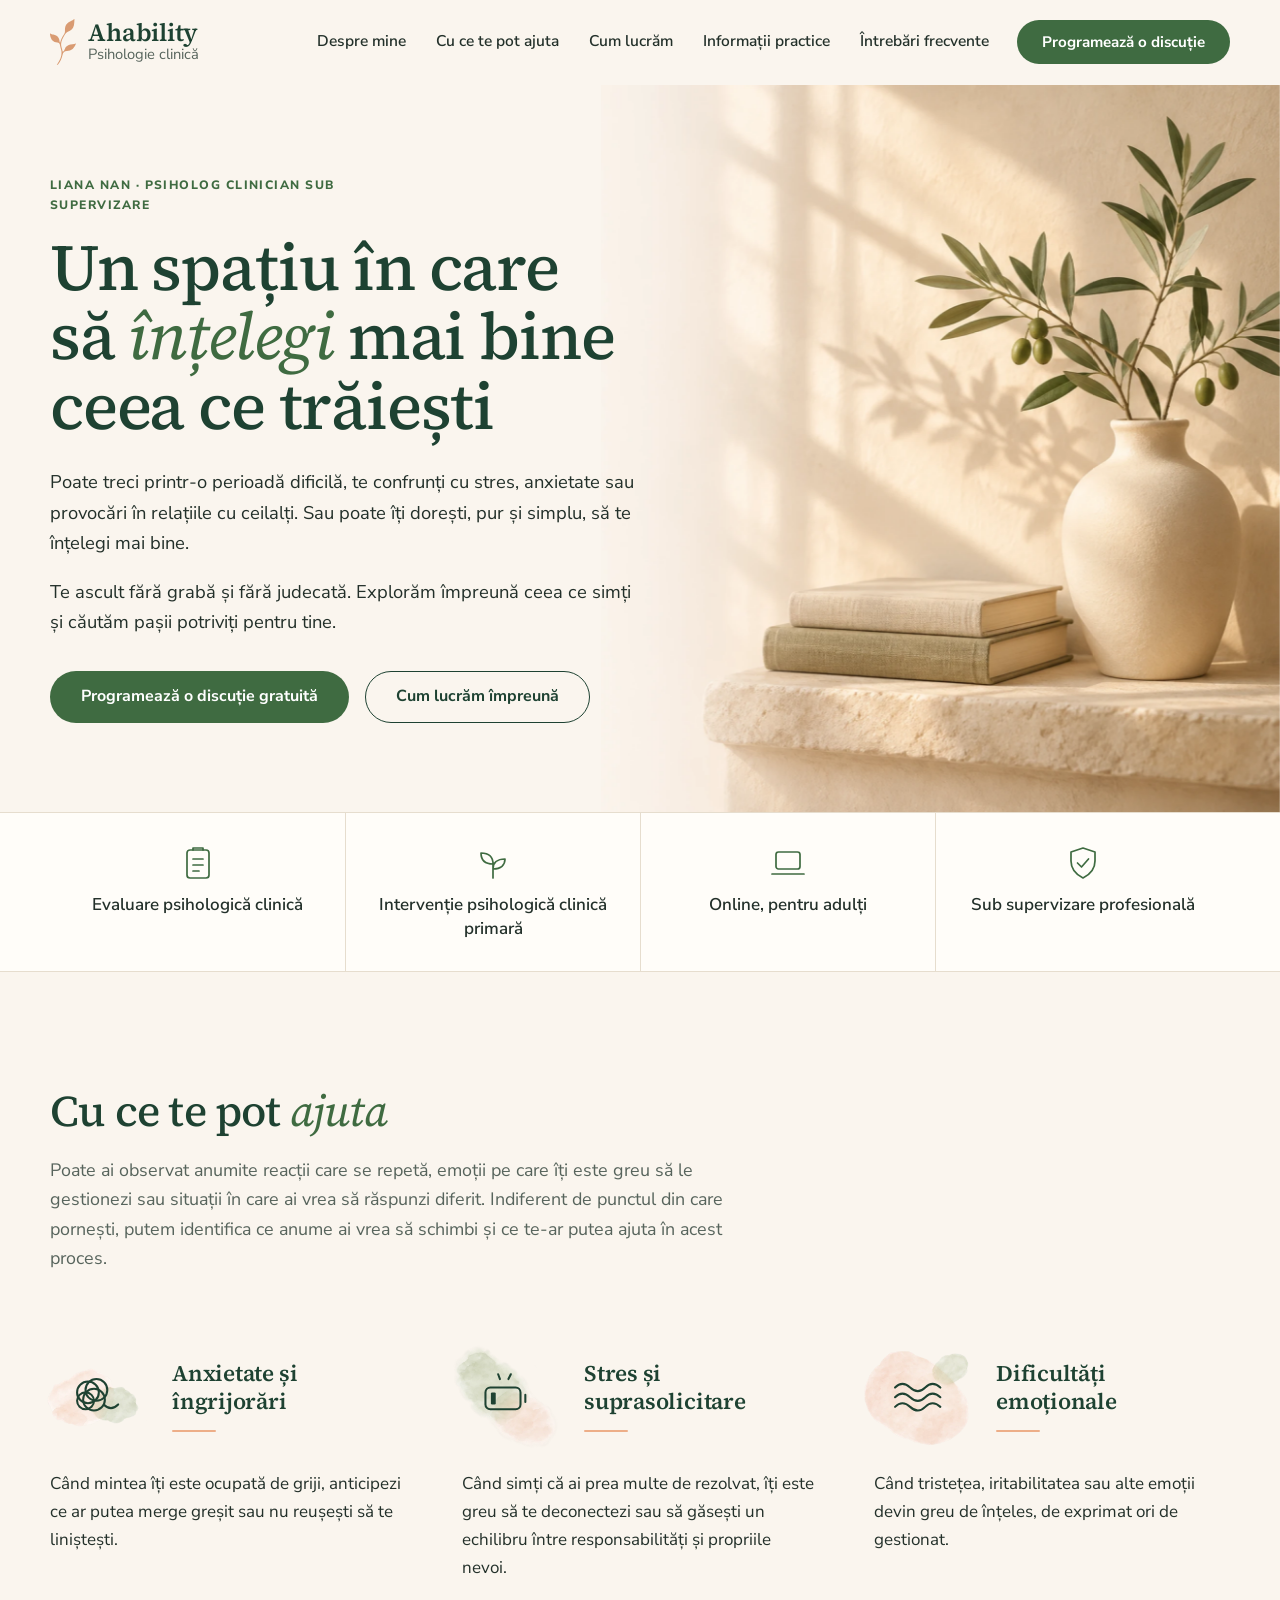
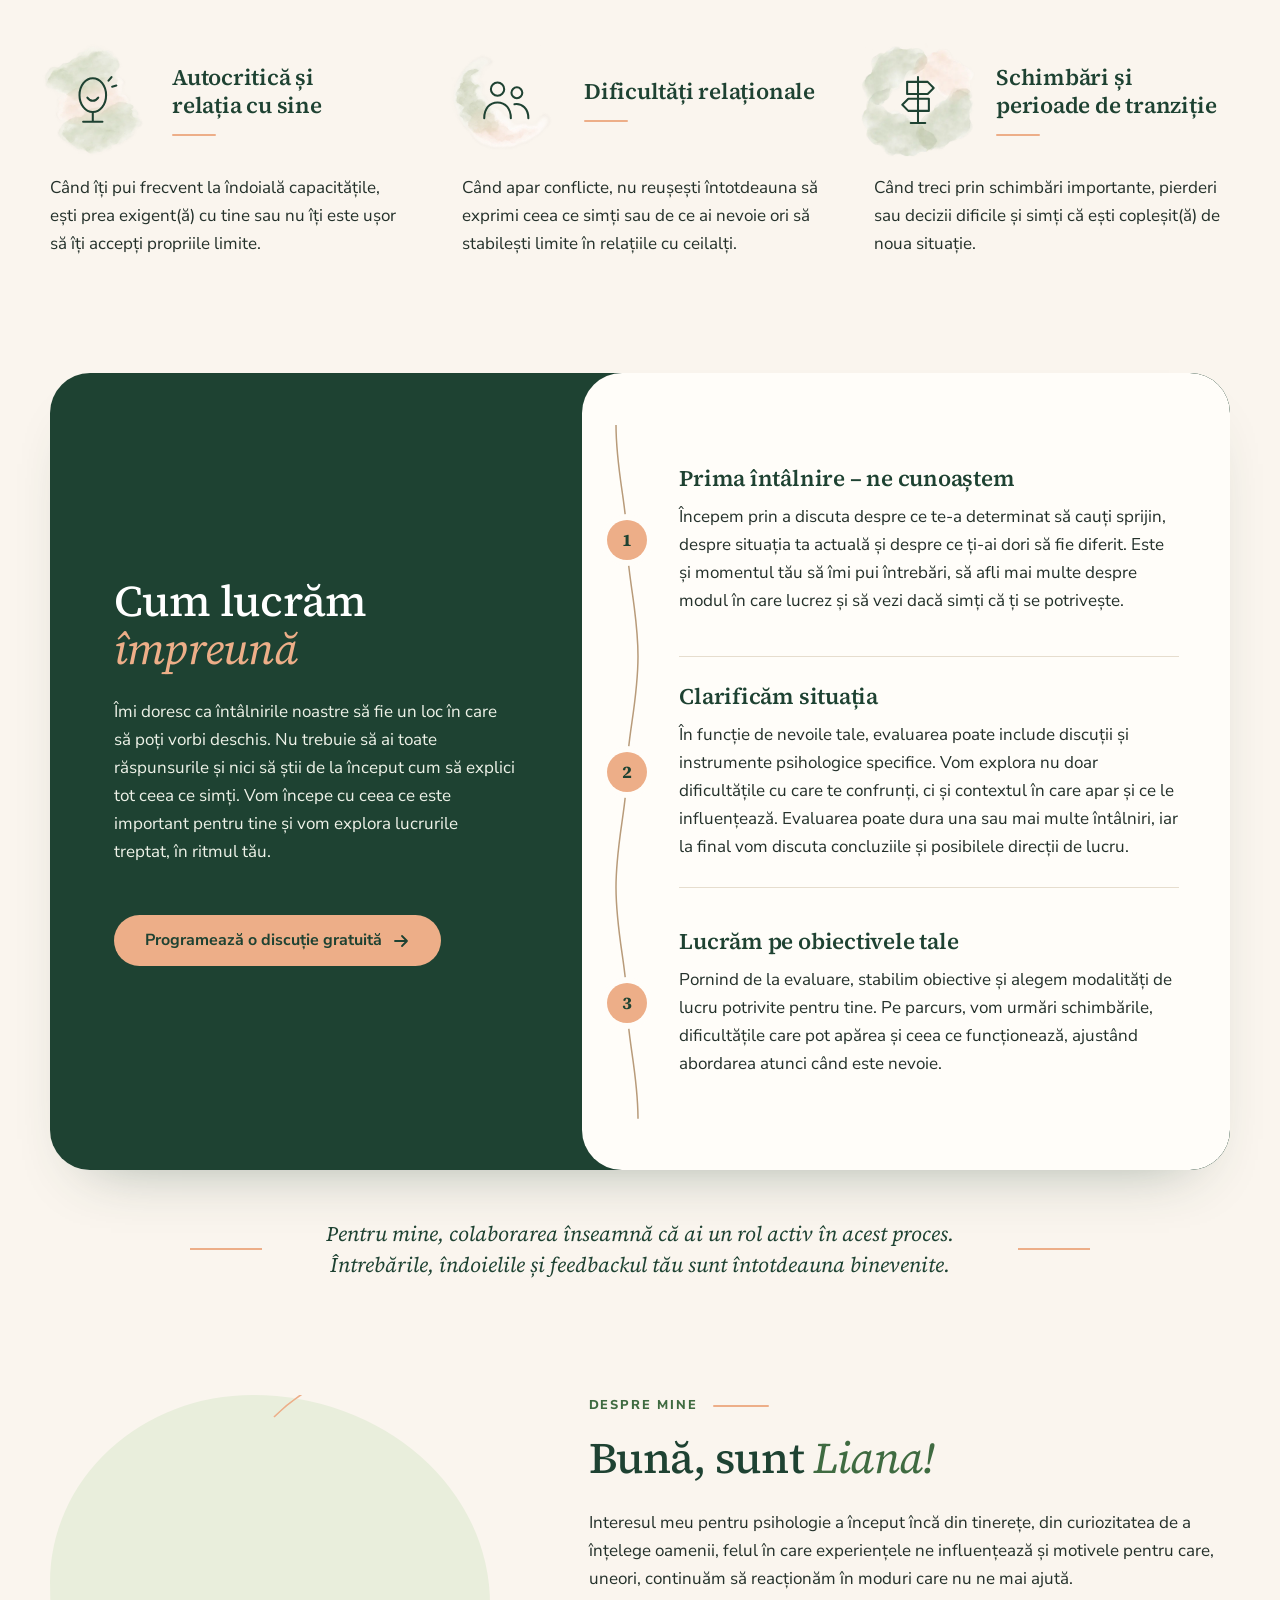
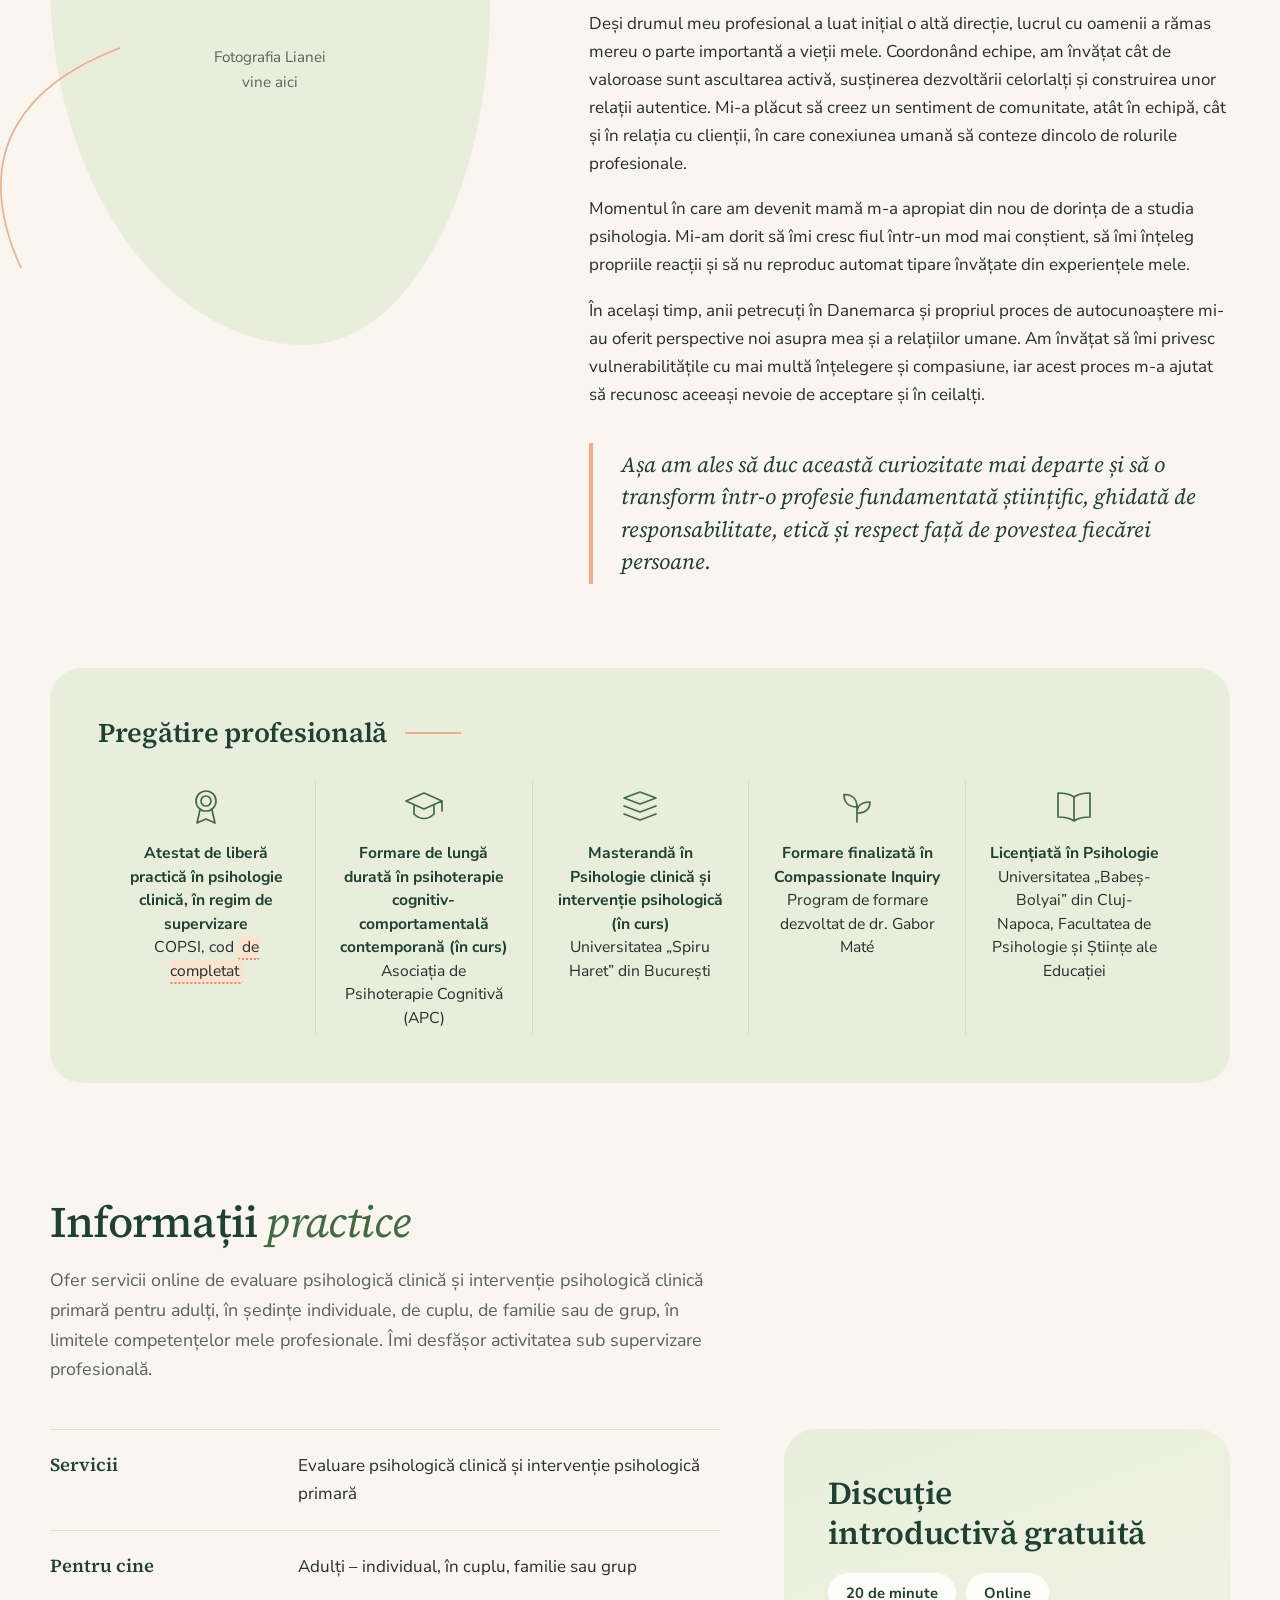
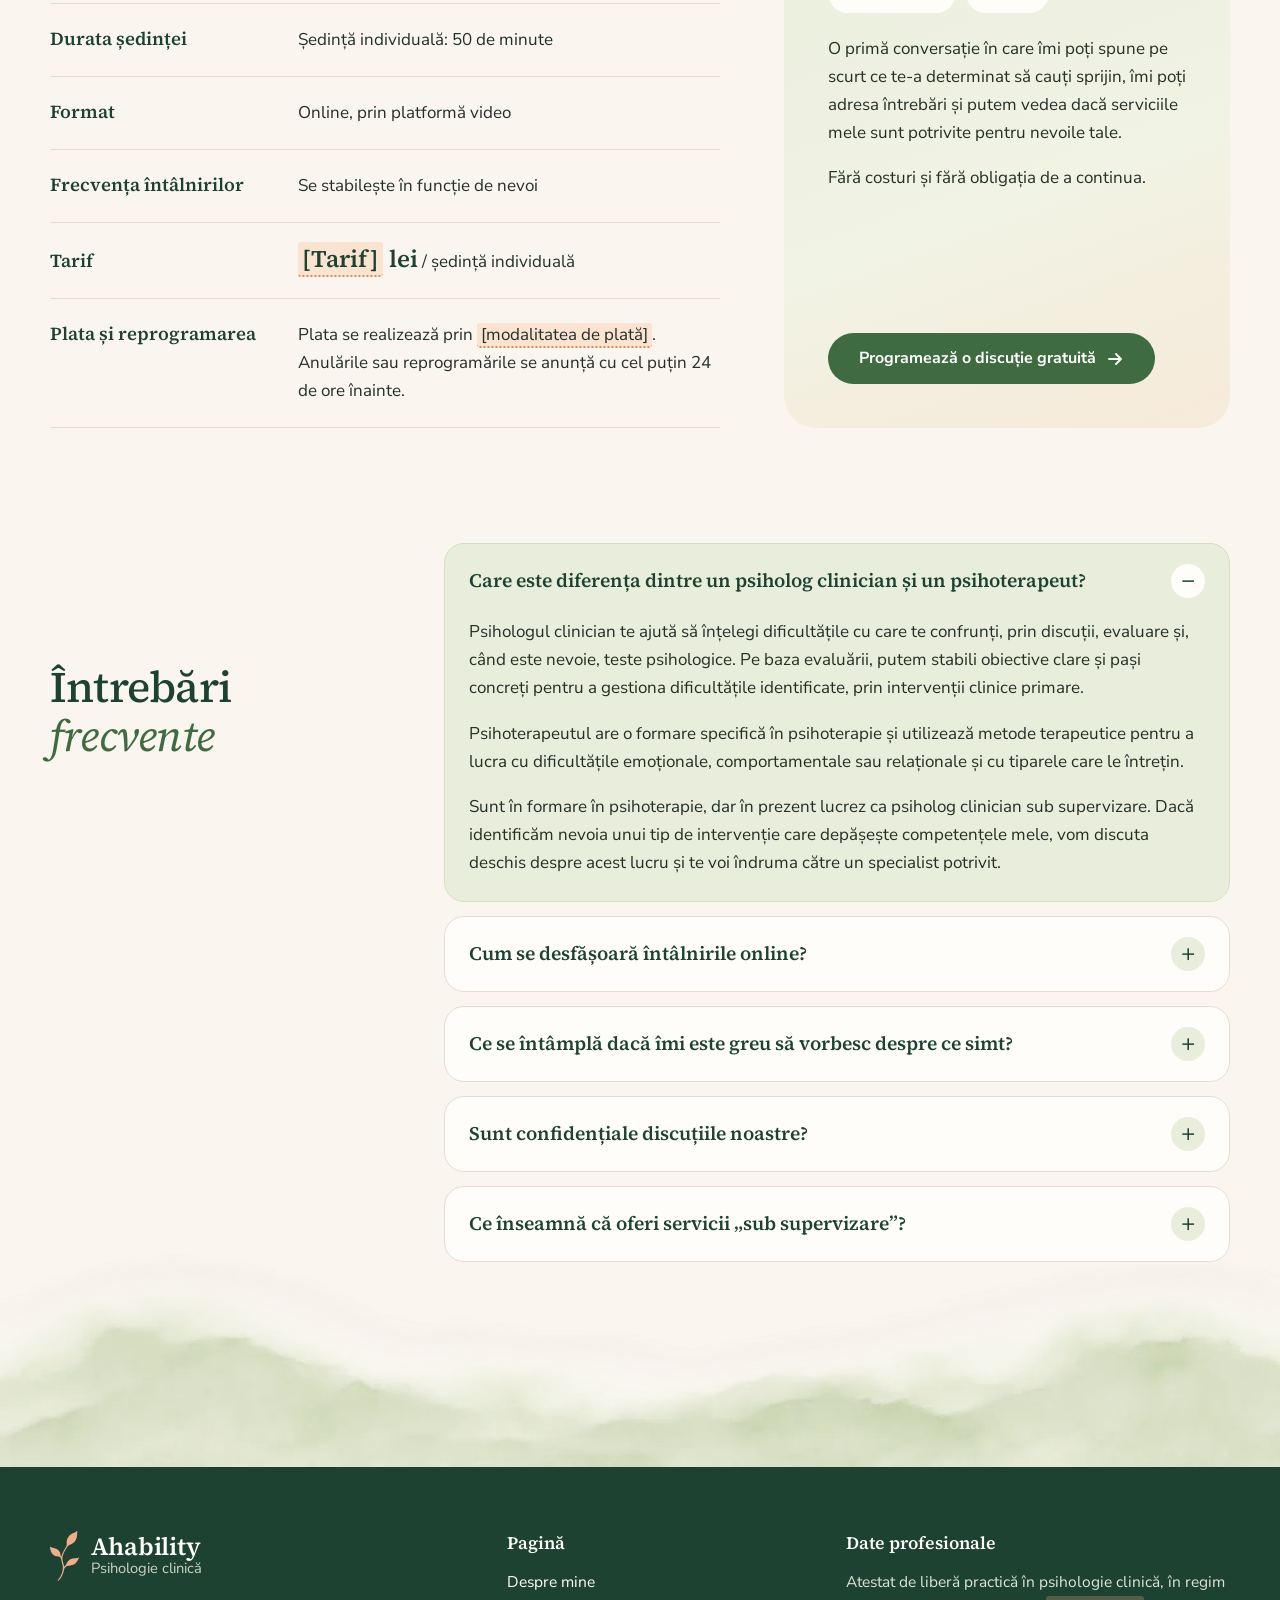
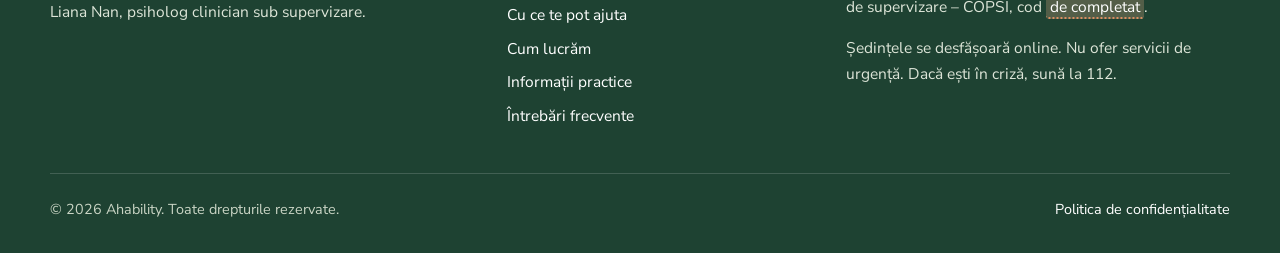
<file: ahability-home/index.html>
<!doctype html>
<html lang="ro">
<head>
<meta charset="UTF-8">
<meta name="viewport" content="width=device-width, initial-scale=1">
<title>Ahability – Psihologie clinică | Liana Nan</title>
<meta name="description" content="Liana Nan, psiholog clinician sub supervizare. Evaluare psihologică clinică și intervenție psihologică clinică primară pentru adulți, online.">
<link rel="preload" href="fonts/source-serif-4-latin-ext-wght-normal.woff2" as="font" type="font/woff2" crossorigin>
<link rel="preload" href="fonts/nunito-sans-latin-ext-wght-normal.woff2" as="font" type="font/woff2" crossorigin>
<link rel="stylesheet" href="style.css">
</head>
<body>
<a class="skip" href="#continut">Sari la conținut</a>

<!-- All copy comes from Liana's Word document (Site_Alex.docx).
     Text wrapped in class="todo" is still waiting on a real value. -->

<!-- ================= HEADER ================= -->
<header class="site-header" id="top">
  <div class="wrap">
    <a class="logo" href="#top" aria-label="Ahability, psihologie clinică">
      <img class="logo-mark" src="img/logo-mark.svg" alt="" width="248" height="431">
      <span><span class="logo-name">Ahability</span><span class="logo-sub">Psihologie clinică</span></span>
    </a>
    <nav class="nav" id="nav" aria-label="Meniu principal">
      <a href="#despre">Despre mine</a>
      <a href="#ajutor">Cu ce te pot ajuta</a>
      <a href="#cum-lucram">Cum lucrăm</a>
      <a href="#informatii">Informații practice</a>
      <a href="#intrebari">Întrebări frecvente</a>
      <a class="btn btn-primary" href="#programare">Programează o discuție gratuită</a>
    </nav>
    <a class="btn btn-primary header-cta" href="#programare">Programează o discuție</a>
    <button class="nav-toggle" type="button" aria-controls="nav" aria-expanded="false" aria-label="Deschide meniul"><span></span></button>
  </div>
</header>

<main id="continut">

<!-- ================= HERO ================= -->
<section class="hero">
  <div class="wrap">
    <div class="hero-text">
      <p class="eyebrow plain">Liana Nan · Psiholog clinician sub supervizare</p>
      <h1>Un spațiu în care să <em>înțelegi</em> mai bine ceea ce trăiești</h1>
      <p>Poate treci printr-o perioadă dificilă, te confrunți cu stres, anxietate sau provocări în relațiile cu ceilalți. Sau poate îți dorești, pur și simplu, să te înțelegi mai bine.</p>
      <p>Te ascult fără grabă și fără judecată. Explorăm împreună ceea ce simți și căutăm pașii potriviți pentru tine.</p>
      <div class="hero-actions">
        <a class="btn btn-primary" href="#programare">Programează o discuție gratuită</a>
        <a class="btn btn-ghost" href="#cum-lucram">Cum lucrăm împreună</a>
      </div>
    </div>
    <div class="hero-art"><img src="img/hero.webp" alt="" width="1600" height="1500" fetchpriority="high"></div>
  </div>

  <div class="facts">
    <div class="wrap">
      <ul>
        <li>
          <svg class="icon" viewBox="0 0 40 40" aria-hidden="true"><rect x="9" y="7" width="22" height="28" rx="3"/><path d="M15 7V5h10v2M15 16h10M15 22h10M15 28h6"/></svg>
          Evaluare psihologică clinică
        </li>
        <li>
          <svg class="icon" viewBox="0 0 40 40" aria-hidden="true"><path d="M20 35V19M20 21c0-7-4-11-12-11 0 7 4 11 12 11ZM20 26c0-6 4-10 12-10 0 6-4 10-12 10Z"/></svg>
          Intervenție psihologică clinică primară
        </li>
        <li>
          <svg class="icon" viewBox="0 0 40 40" aria-hidden="true"><rect x="8" y="9" width="24" height="17" rx="2.500"/><path d="M4 31h32"/></svg>
          Online, pentru adulți
        </li>
        <li>
          <svg class="icon" viewBox="0 0 40 40" aria-hidden="true"><path d="M20 5l12 4v9c0 8-5 13.500-12 17-7-3.500-12-9-12-17V9l12-4Z"/><path d="M14.500 20l4 4 7-8"/></svg>
          Sub supervizare profesională
        </li>
      </ul>
    </div>
  </div>
</section>

<!-- ================= CU CE TE POT AJUTA ================= -->
<section class="section help" id="ajutor">
  <div class="wrap">
    <h2>Cu ce te pot <em>ajuta</em></h2>
    <p class="lead">Poate ai observat anumite reacții care se repetă, emoții pe care îți este greu să le gestionezi sau situații în care ai vrea să răspunzi diferit. Indiferent de punctul din care pornești, putem identifica ce anume ai vrea să schimbi și ce te-ar putea ajuta în acest proces.</p>

    <ul class="cards">
      <li class="card">
        <div class="card-head">
          <span class="blob"><svg class="icon" viewBox="0 0 48 48" aria-hidden="true"><circle cx="19" cy="21" r="9"/><circle cx="26" cy="19" r="9"/><circle cx="24" cy="27" r="9"/><circle cx="17" cy="28" r="7"/><path d="M32 31c4 4 8 4 12 0"/></svg></span>
          <h3>Anxietate și îngrijorări</h3>
        </div>
        <p>Când mintea îți este ocupată de griji, anticipezi ce ar putea merge greșit sau nu reușești să te liniștești.</p>
      </li>
      <li class="card">
        <div class="card-head">
          <span class="blob"><svg class="icon" viewBox="0 0 48 48" aria-hidden="true"><rect x="7" y="17" width="29" height="18" rx="4"/><path d="M40 23v6M19 10l-1.500-4M26 10l2-4"/><rect x="11.500" y="21" width="4" height="10" rx="1" fill="currentColor" stroke="none" style="color:var(--forest)"/></svg></span>
          <h3>Stres și suprasolicitare</h3>
        </div>
        <p>Când simți că ai prea multe de rezolvat, îți este greu să te deconectezi sau să găsești un echilibru între responsabilități și propriile nevoi.</p>
      </li>
      <li class="card">
        <div class="card-head">
          <span class="blob"><svg class="icon" viewBox="0 0 48 48" aria-hidden="true"><path d="M5 17q6-6 12.500 0t12.500 0 12.500 0M5 25q6-6 12.500 0t12.500 0 12.500 0M5 33q6-6 12.500 0t12.500 0 12.500 0"/></svg></span>
          <h3>Dificultăți emoționale</h3>
        </div>
        <p>Când tristețea, iritabilitatea sau alte emoții devin greu de înțeles, de exprimat ori de gestionat.</p>
      </li>
      <li class="card">
        <div class="card-head">
          <span class="blob"><svg class="icon" viewBox="0 0 48 48" aria-hidden="true"><ellipse cx="23" cy="20" rx="11" ry="14"/><path d="M23 34v8M15 42h16M18.500 22c2.500 3.500 6.500 3.500 9 0M36 8l2.500-3M39 13l3.500-1"/></svg></span>
          <h3>Autocritică și relația cu sine</h3>
        </div>
        <p>Când îți pui frecvent la îndoială capacitățile, ești prea exigent(ă) cu tine sau nu îți este ușor să îți accepți propriile limite.</p>
      </li>
      <li class="card">
        <div class="card-head">
          <span class="blob"><svg class="icon" viewBox="0 0 48 48" aria-hidden="true"><circle cx="17" cy="15" r="5.500"/><path d="M6 39c0-8 4.500-13 11-13s11 5 11 13"/><circle cx="33" cy="18" r="4.500"/><path d="M31 27.500c6.500-1 11.500 4 11.500 11.500"/></svg></span>
          <h3>Dificultăți relaționale</h3>
        </div>
        <p>Când apar conflicte, nu reușești întotdeauna să exprimi ceea ce simți sau de ce ai nevoie ori să stabilești limite în relațiile cu ceilalți.</p>
      </li>
      <li class="card">
        <div class="card-head">
          <span class="blob"><svg class="icon" viewBox="0 0 48 48" aria-hidden="true"><path d="M24 5v38M18 43h12M15 9h17l5 5-5 5H15zM33 23H16l-5 5 5 5h17z"/></svg></span>
          <h3>Schimbări și perioade de tranziție</h3>
        </div>
        <p>Când treci prin schimbări importante, pierderi sau decizii dificile și simți că ești copleșit(ă) de noua situație.</p>
      </li>
    </ul>
  </div>
</section>

<!-- ================= CUM LUCRAM IMPREUNA ================= -->
<section class="section" id="cum-lucram" style="padding-top:0">
  <div class="wrap">
    <div class="how-panel">
      <div class="how-intro">
        <h2>Cum lucrăm <em>împreună</em></h2>
        <p>Îmi doresc ca întâlnirile noastre să fie un loc în care să poți vorbi deschis. Nu trebuie să ai toate răspunsurile și nici să știi de la început cum să explici tot ceea ce simți. Vom începe cu ceea ce este important pentru tine și vom explora lucrurile treptat, în ritmul tău.</p>
        <a class="btn btn-peach" href="#programare">Programează o discuție gratuită
          <svg class="arrow" viewBox="0 0 18 18" fill="none" stroke="currentColor" stroke-width="1.800" stroke-linecap="round" stroke-linejoin="round" aria-hidden="true"><path d="M3 9h12M10 4l5 5-5 5"/></svg>
        </a>
      </div>
      <div class="how-steps">
        <ol class="steps">
          <li aria-hidden="true" style="display:contents">
            <svg class="steps-line" viewBox="0 0 40 600" preserveAspectRatio="none"><path d="M9 0C9 40 20 70 20 100S31 160 31 200 20 270 20 300 9 360 9 400 20 470 20 500 31 560 31 600"/></svg>
          </li>
          <li class="step" data-n="1">
            <h3>Prima întâlnire – ne cunoaștem</h3>
            <p>Începem prin a discuta despre ce te-a determinat să cauți sprijin, despre situația ta actuală și despre ce ți-ai dori să fie diferit. Este și momentul tău să îmi pui întrebări, să afli mai multe despre modul în care lucrez și să vezi dacă simți că ți se potrivește.</p>
          </li>
          <li class="step" data-n="2">
            <h3>Clarificăm situația</h3>
            <p>În funcție de nevoile tale, evaluarea poate include discuții și instrumente psihologice specifice. Vom explora nu doar dificultățile cu care te confrunți, ci și contextul în care apar și ce le influențează. Evaluarea poate dura una sau mai multe întâlniri, iar la final vom discuta concluziile și posibilele direcții de lucru.</p>
          </li>
          <li class="step" data-n="3">
            <h3>Lucrăm pe obiectivele tale</h3>
            <p>Pornind de la evaluare, stabilim obiective și alegem modalități de lucru potrivite pentru tine. Pe parcurs, vom urmări schimbările, dificultățile care pot apărea și ceea ce funcționează, ajustând abordarea atunci când este nevoie.</p>
          </li>
        </ol>
      </div>
    </div>
    <p class="how-note">Pentru mine, colaborarea înseamnă că ai un rol activ în acest proces. Întrebările, îndoielile și feedbackul tău sunt întotdeauna binevenite.</p>
  </div>
</section>

<!-- ================= DESPRE MINE ================= -->
<section class="section about" id="despre" style="padding-top:0">
  <div class="wrap">
    <div class="about-grid">
      <div class="portrait">
        <svg class="curve" viewBox="0 0 400 480" aria-hidden="true"><path d="M30 470C-20 360 40 300 120 270M260 60C300 20 350 10 400 0"/></svg>
        <!-- Replace with: <img src="img/liana.jpg" alt="Liana Nan"> -->
        <div class="portrait-frame"><span>Fotografia Lianei<br>vine aici</span></div>
      </div>
      <div>
        <p class="eyebrow">Despre mine</p>
        <h2>Bună, sunt <em>Liana!</em></h2>
        <p>Interesul meu pentru psihologie a început încă din tinerețe, din curiozitatea de a înțelege oamenii, felul în care experiențele ne influențează și motivele pentru care, uneori, continuăm să reacționăm în moduri care nu ne mai ajută.</p>
        <p>Deși drumul meu profesional a luat inițial o altă direcție, lucrul cu oamenii a rămas mereu o parte importantă a vieții mele. Coordonând echipe, am învățat cât de valoroase sunt ascultarea activă, susținerea dezvoltării celorlalți și construirea unor relații autentice. Mi-a plăcut să creez un sentiment de comunitate, atât în echipă, cât și în relația cu clienții, în care conexiunea umană să conteze dincolo de rolurile profesionale.</p>
        <p>Momentul în care am devenit mamă m-a apropiat din nou de dorința de a studia psihologia. Mi-am dorit să îmi cresc fiul într-un mod mai conștient, să îmi înțeleg propriile reacții și să nu reproduc automat tipare învățate din experiențele mele.</p>
        <p>În același timp, anii petrecuți în Danemarca și propriul proces de autocunoaștere mi-au oferit perspective noi asupra mea și a relațiilor umane. Am învățat să îmi privesc vulnerabilitățile cu mai multă înțelegere și compasiune, iar acest proces m-a ajutat să recunosc aceeași nevoie de acceptare și în ceilalți.</p>
        <blockquote class="pullquote">Așa am ales să duc această curiozitate mai departe și să o transform într-o profesie fundamentată științific, ghidată de responsabilitate, etică și respect față de povestea fiecărei persoane.</blockquote>
      </div>
    </div>

    <div class="training">
      <h3>Pregătire profesională</h3>
      <ul>
        <li>
          <svg class="icon" viewBox="0 0 44 44" aria-hidden="true"><circle cx="22" cy="17" r="10"/><circle cx="22" cy="17" r="5"/><path d="M16 26l-3 13 9-4 9 4-3-13"/></svg>
          <strong>Atestat de liberă practică în psihologie clinică, în regim de supervizare</strong> COPSI, cod <span class="todo">de completat</span>
        </li>
        <li>
          <svg class="icon" viewBox="0 0 44 44" aria-hidden="true"><path d="M4 17l18-8 18 8-18 8-18-8ZM12 21v9c3 3 6.500 4.500 10 4.500S29 33 32 30v-9M40 17v10"/></svg>
          <strong>Formare de lungă durată în psihoterapie cognitiv-comportamentală contemporană (în curs)</strong> Asociația de Psihoterapie Cognitivă (APC)
        </li>
        <li>
          <svg class="icon" viewBox="0 0 44 44" aria-hidden="true"><path d="M6 14l16-6 16 6-16 6-16-6ZM6 22l16 6 16-6M6 30l16 6 16-6"/></svg>
          <strong>Masterandă în Psihologie clinică și intervenție psihologică (în curs)</strong> Universitatea „Spiru Haret” din București
        </li>
        <li>
          <svg class="icon" viewBox="0 0 44 44" aria-hidden="true"><path d="M22 38V21M22 23c0-8-4.500-12.500-13-12.500C9 18.500 13.500 23 22 23ZM22 29c0-7 4.500-11 13-11 0 7-4.500 11-13 11Z"/></svg>
          <strong>Formare finalizată în Compassionate Inquiry</strong> Program de formare dezvoltat de dr. Gabor Maté
        </li>
        <li>
          <svg class="icon" viewBox="0 0 44 44" aria-hidden="true"><path d="M22 13c-4-3-9-4-16-4v24c7 0 12 1 16 4 4-3 9-4 16-4V9c-7 0-12 1-16 4ZM22 13v24"/></svg>
          <strong>Licențiată în Psihologie</strong> Universitatea „Babeș-Bolyai” din Cluj-Napoca, Facultatea de Psihologie și Științe ale Educației
        </li>
      </ul>
    </div>
  </div>
</section>

<!-- ================= INFORMATII PRACTICE ================= -->
<section class="section info" id="informatii" style="padding-top:0">
  <div class="wrap">
    <h2>Informații <em>practice</em></h2>
    <p class="lead">Ofer servicii online de evaluare psihologică clinică și intervenție psihologică clinică primară pentru adulți, în ședințe individuale, de cuplu, de familie sau de grup, în limitele competențelor mele profesionale. Îmi desfășor activitatea sub supervizare profesională.</p>

    <div class="info-grid">
      <dl class="info-list">
        <div class="info-item"><dt>Servicii</dt><dd>Evaluare psihologică clinică și intervenție psihologică primară</dd></div>
        <div class="info-item"><dt>Pentru cine</dt><dd>Adulți – individual, în cuplu, familie sau grup</dd></div>
        <div class="info-item"><dt>Durata ședinței</dt><dd>Ședință individuală: 50 de minute</dd></div>
        <div class="info-item"><dt>Format</dt><dd>Online, prin platformă video</dd></div>
        <div class="info-item"><dt>Frecvența întâlnirilor</dt><dd>Se stabilește în funcție de nevoi</dd></div>
        <div class="info-item"><dt>Tarif</dt><dd><span class="price"><span class="todo">[Tarif]</span> lei</span> / ședință individuală</dd></div>
        <div class="info-item wide"><dt>Plata și reprogramarea</dt><dd>Plata se realizează prin <span class="todo">[modalitatea de plată]</span>. Anulările sau reprogramările se anunță cu cel puțin 24 de ore înainte.</dd></div>
      </dl>

      <aside class="intro-card" id="programare">
        <h3>Discuție introductivă gratuită</h3>
        <ul class="pills"><li>20 de minute</li><li>Online</li></ul>
        <p>O primă conversație în care îmi poți spune pe scurt ce te-a determinat să cauți sprijin, îmi poți adresa întrebări și putem vedea dacă serviciile mele sunt potrivite pentru nevoile tale.</p>
        <p>Fără costuri și fără obligația de a continua.</p>
        <!-- TODO: point this at the booking calendar -->
        <a class="btn btn-primary" href="#" data-todo="calendar-link">Programează o discuție gratuită
          <svg class="arrow" viewBox="0 0 18 18" fill="none" stroke="currentColor" stroke-width="1.800" stroke-linecap="round" stroke-linejoin="round" aria-hidden="true"><path d="M3 9h12M10 4l5 5-5 5"/></svg>
        </a>
      </aside>
    </div>
  </div>
</section>

<!-- ================= INTREBARI FRECVENTE ================= -->
<section class="section clip wash" id="intrebari" style="padding-top:0">
  <div class="wrap">
    <div class="faq-grid">
      <h2>Întrebări <em>frecvente</em></h2>
      <div class="faq-list">
        <details open>
          <summary>Care este diferența dintre un psiholog clinician și un psihoterapeut?</summary>
          <div class="faq-answer">
            <p>Psihologul clinician te ajută să înțelegi dificultățile cu care te confrunți, prin discuții, evaluare și, când este nevoie, teste psihologice. Pe baza evaluării, putem stabili obiective clare și pași concreți pentru a gestiona dificultățile identificate, prin intervenții clinice primare.</p>
            <p>Psihoterapeutul are o formare specifică în psihoterapie și utilizează metode terapeutice pentru a lucra cu dificultățile emoționale, comportamentale sau relaționale și cu tiparele care le întrețin.</p>
            <p>Sunt în formare în psihoterapie, dar în prezent lucrez ca psiholog clinician sub supervizare. Dacă identificăm nevoia unui tip de intervenție care depășește competențele mele, vom discuta deschis despre acest lucru și te voi îndruma către un specialist potrivit.</p>
          </div>
        </details>
        <details>
          <summary>Cum se desfășoară întâlnirile online?</summary>
          <div class="faq-answer">
            <p>Ședințele au loc prin intermediul unei platforme video securizate. Ai nevoie doar de o conexiune stabilă la internet și de un spațiu liniștit și privat, în care să poți vorbi fără întreruperi. Poți participa de acasă sau din orice alt loc în care ai intimitatea necesară. Linkul de acces îți va fi trimis înainte de întâlnire.</p>
          </div>
        </details>
        <details>
          <summary>Ce se întâmplă dacă îmi este greu să vorbesc despre ce simt?</summary>
          <div class="faq-answer">
            <p>Este firesc să simți emoție sau ezitare, mai ales la primele întâlniri. Nu trebuie să știi exact ce să spui sau să găsești cuvintele „potrivite”. Pornim de la ceea ce îți este mai ușor să împărtășești, iar eu te voi ghida prin întrebări.</p>
          </div>
        </details>
        <details>
          <summary>Sunt confidențiale discuțiile noastre?</summary>
          <div class="faq-answer">
            <p>Da. Confidențialitatea este un principiu fundamental al activității psihologice. Informațiile pe care le împărtășești sunt protejate conform Codului deontologic al profesiei de psiholog și legislației aplicabile, cu respectarea excepțiilor prevăzute de lege. Îți voi explica aceste limite încă de la începutul colaborării.</p>
          </div>
        </details>
        <details>
          <summary>Ce înseamnă că oferi servicii „sub supervizare”?</summary>
          <div class="faq-answer">
            <p>Înseamnă că îmi desfășor activitatea sub îndrumarea unui psiholog clinician cu experiență, acreditat ca supervizor. Supervizarea este o etapă obligatorie a formării profesionale, care îmi permite să discut și să analizez activitatea clinică, să primesc îndrumare și să îmi dezvolt competențele.</p>
            <p>Pentru tine, asta înseamnă că munca noastră poate beneficia și de perspectiva unui specialist cu experiență. În supervizare nu apar numele tău și nici detalii care te-ar putea identifica.</p>
          </div>
        </details>
      </div>
    </div>
  </div>
</section>

</main>

<!-- ================= FOOTER ================= -->
<footer class="site-footer">
  <div class="wrap">
    <div class="footer-grid">
      <div>
        <a class="logo" href="#top" aria-label="Ahability, psihologie clinică">
          <img class="logo-mark" src="img/logo-mark-light.svg" alt="" width="248" height="431">
          <span><span class="logo-name">Ahability</span><span class="logo-sub">Psihologie clinică</span></span>
        </a>
        <p>Liana Nan, psiholog clinician sub supervizare.</p>
      </div>
      <div>
        <p class="footer-title">Pagină</p>
        <ul>
          <li><a href="#despre">Despre mine</a></li>
          <li><a href="#ajutor">Cu ce te pot ajuta</a></li>
          <li><a href="#cum-lucram">Cum lucrăm</a></li>
          <li><a href="#informatii">Informații practice</a></li>
          <li><a href="#intrebari">Întrebări frecvente</a></li>
        </ul>
      </div>
      <div>
        <p class="footer-title">Date profesionale</p>
        <p>Atestat de liberă practică în psihologie clinică, în regim de supervizare – COPSI, cod <span class="todo">de completat</span>.</p>
        <p>Ședințele se desfășoară online. Nu ofer servicii de urgență. Dacă ești în criză, sună la 112.</p>
      </div>
    </div>
    <div class="footer-bottom">
      <span>© 2026 Ahability. Toate drepturile rezervate.</span>
      <span><a href="#" data-todo="privacy">Politica de confidențialitate</a></span>
    </div>
  </div>
</footer>

<script>
  // mobile menu + header border on scroll
  (function(){
    var nav = document.getElementById('nav'), btn = document.querySelector('.nav-toggle'), head = document.querySelector('.site-header');
    btn.addEventListener('click', function(){
      var open = nav.classList.toggle('open');
      btn.setAttribute('aria-expanded', open);
    });
    nav.addEventListener('click', function(e){
      if (e.target.closest('a')) { nav.classList.remove('open'); btn.setAttribute('aria-expanded', false); }
    });
    addEventListener('scroll', function(){ head.classList.toggle('scrolled', scrollY > 8); }, { passive:true });
  })();
</script>
</body>
</html>
</file>
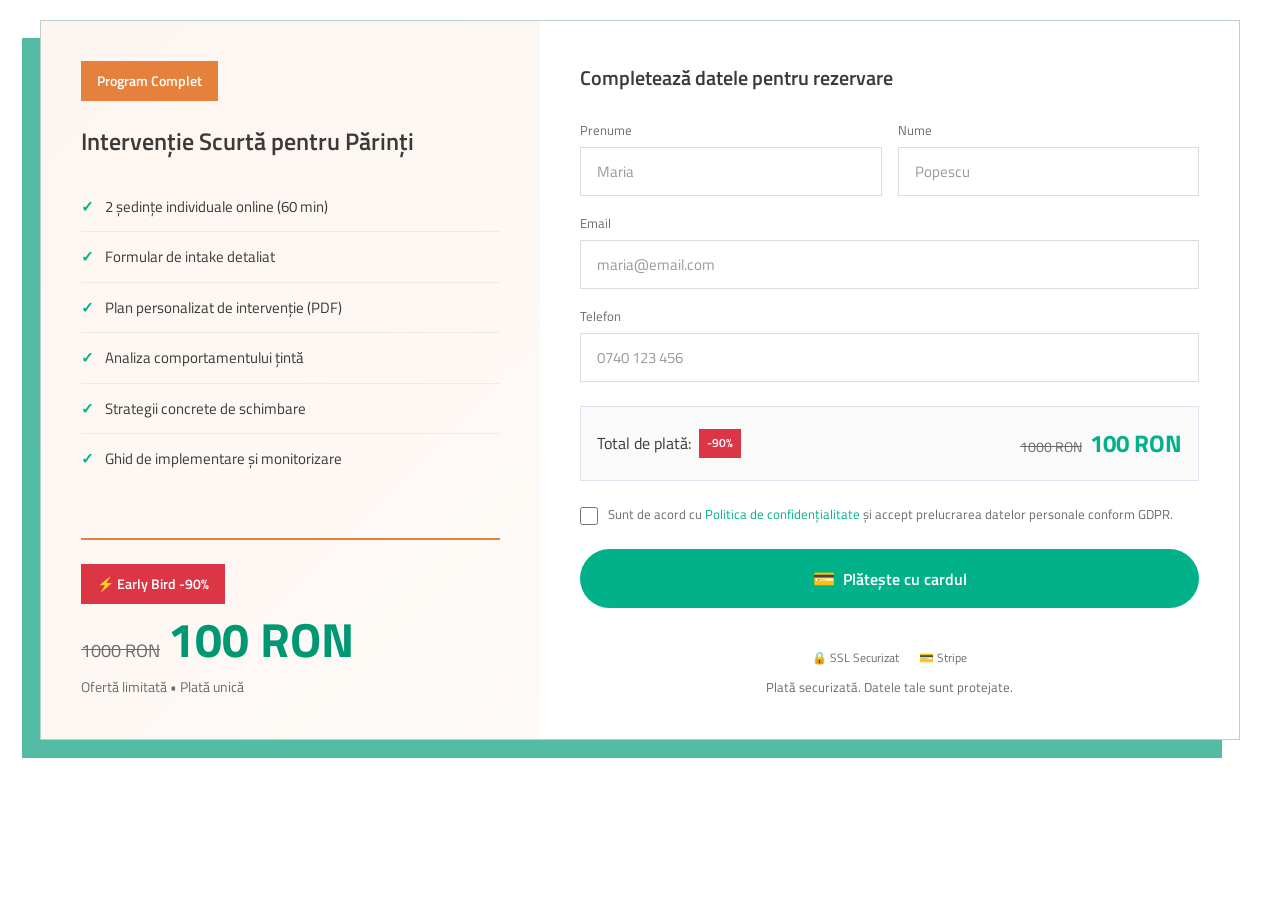
<file: checkout-standalone.html>
<!DOCTYPE html>
<html lang="ro">
<head>
  <meta charset="UTF-8">
  <meta name="viewport" content="width=device-width, initial-scale=1.0">
  <title>Checkout - Aha Moments cu Liana</title>

  <!-- Google Fonts -->
  <link href="https://fonts.googleapis.com/css2?family=Titillium+Web:wght@300;400;600;700&family=Dancing+Script:wght@400;500;600;700&display=swap" rel="stylesheet">

  <!-- Checkout Styles -->
  <link rel="stylesheet" href="checkout-standalone.css">
</head>
<body>

  <!-- Checkout Card -->
  <div class="checkout-card">
    <div class="checkout-grid">
      <!-- Product Summary -->
      <div class="checkout-product">
        <div class="product-badge">
          <span class="badge badge-orange">Program Complet</span>
        </div>
        <h3 class="product-title">Intervenție Scurtă pentru Părinți</h3>
        <ul class="product-features">
          <li><span class="check-icon">✓</span> 2 ședințe individuale online (60 min)</li>
          <li><span class="check-icon">✓</span> Formular de intake detaliat</li>
          <li><span class="check-icon">✓</span> Plan personalizat de intervenție (PDF)</li>
          <li><span class="check-icon">✓</span> Analiza comportamentului țintă</li>
          <li><span class="check-icon">✓</span> Strategii concrete de schimbare</li>
          <li><span class="check-icon">✓</span> Ghid de implementare și monitorizare</li>
        </ul>
        <div class="product-price">
          <div class="early-bird-badge">
            <span class="badge badge-red">⚡ Early Bird -90%</span>
          </div>
          <div class="price-amount">
            <span class="original-price">1000 RON</span>
            <span class="amount">100 RON</span>
          </div>
          <p class="price-note">Ofertă limitată • Plată unică</p>
        </div>
      </div>

      <!-- Checkout Form -->
      <div class="checkout-form-wrapper">
        <h5 class="form-title">Completează datele pentru rezervare</h5>
        <form class="checkout-form">
          <div class="form-row">
            <div class="form-group">
              <label class="form-label">Prenume</label>
              <input type="text" class="form-control" placeholder="Maria" required>
            </div>
            <div class="form-group">
              <label class="form-label">Nume</label>
              <input type="text" class="form-control" placeholder="Popescu" required>
            </div>
          </div>
          <div class="form-group">
            <label class="form-label">Email</label>
            <input type="email" class="form-control" placeholder="maria@email.com" required>
          </div>
          <div class="form-group">
            <label class="form-label">Telefon</label>
            <input type="tel" class="form-control" placeholder="0740 123 456" required>
          </div>

          <div class="checkout-total">
            <div class="total-row">
              <div class="total-left">
                <span class="total-label">Total de plată:</span>
                <span class="badge badge-red badge-small">-90%</span>
              </div>
              <div class="total-right">
                <span class="total-old-price">1000 RON</span>
                <span class="total-price">100 RON</span>
              </div>
            </div>
          </div>

          <div class="form-check">
            <input class="form-check-input" type="checkbox" id="gdprConsent" required>
            <label class="form-check-label" for="gdprConsent">
              Sunt de acord cu <a href="#" class="link">Politica de confidențialitate</a> și accept prelucrarea datelor personale conform GDPR.
            </label>
          </div>

          <button type="submit" class="btn btn-primary">
            <span class="btn-icon">💳</span> Plătește cu cardul
          </button>

          <div class="checkout-security">
            <div class="security-badges">
              <span class="security-badge">🔒 SSL Securizat</span>
              <span class="security-badge">💳 Stripe</span>
            </div>
            <p class="security-note">Plată securizată. Datele tale sunt protejate.</p>
          </div>
        </form>
      </div>
    </div>
  </div>

</body>
</html>
</file>
<file: ahability-home/style.css>
/* Ahability homepage
   One palette, two typefaces, no framework.
   Fonts are self-hosted in /fonts so no visitor data goes to Google. */

/* ---------- fonts ---------- */
@font-face{ font-family:"Source Serif 4"; font-style:normal; font-weight:200 900; font-display:swap;
  src:url(fonts/source-serif-4-latin-wght-normal.woff2) format("woff2");
  unicode-range:U+0000-00FF,U+0131,U+0152-0153,U+02BB-02BC,U+02C6,U+02DA,U+02DC,U+0304,U+0308,U+0329,U+2000-206F,U+20AC,U+2122,U+2191,U+2193,U+2212,U+2215,U+FEFF,U+FFFD; }
@font-face{ font-family:"Source Serif 4"; font-style:normal; font-weight:200 900; font-display:swap;
  src:url(fonts/source-serif-4-latin-ext-wght-normal.woff2) format("woff2");
  unicode-range:U+0100-02BA,U+02BD-02C5,U+02C7-02CC,U+02CE-02D7,U+02DD-02FF,U+1D00-1DBF,U+1E00-1E9F,U+1EF2-1EFF,U+2020,U+20A0-20AB,U+20AD-20C0,U+2113,U+2C60-2C7F,U+A720-A7FF; }
@font-face{ font-family:"Source Serif 4"; font-style:italic; font-weight:200 900; font-display:swap;
  src:url(fonts/source-serif-4-latin-wght-italic.woff2) format("woff2");
  unicode-range:U+0000-00FF,U+0131,U+0152-0153,U+02BB-02BC,U+02C6,U+02DA,U+02DC,U+0304,U+0308,U+0329,U+2000-206F,U+20AC,U+2122,U+2191,U+2193,U+2212,U+2215,U+FEFF,U+FFFD; }
@font-face{ font-family:"Source Serif 4"; font-style:italic; font-weight:200 900; font-display:swap;
  src:url(fonts/source-serif-4-latin-ext-wght-italic.woff2) format("woff2");
  unicode-range:U+0100-02BA,U+02BD-02C5,U+02C7-02CC,U+02CE-02D7,U+02DD-02FF,U+1D00-1DBF,U+1E00-1E9F,U+1EF2-1EFF,U+2020,U+20A0-20AB,U+20AD-20C0,U+2113,U+2C60-2C7F,U+A720-A7FF; }
@font-face{ font-family:"Nunito Sans"; font-style:normal; font-weight:200 1000; font-display:swap;
  src:url(fonts/nunito-sans-latin-wght-normal.woff2) format("woff2");
  unicode-range:U+0000-00FF,U+0131,U+0152-0153,U+02BB-02BC,U+02C6,U+02DA,U+02DC,U+0304,U+0308,U+0329,U+2000-206F,U+20AC,U+2122,U+2191,U+2193,U+2212,U+2215,U+FEFF,U+FFFD; }
@font-face{ font-family:"Nunito Sans"; font-style:normal; font-weight:200 1000; font-display:swap;
  src:url(fonts/nunito-sans-latin-ext-wght-normal.woff2) format("woff2");
  unicode-range:U+0100-02BA,U+02BD-02C5,U+02C7-02CC,U+02CE-02D7,U+02DD-02FF,U+1D00-1DBF,U+1E00-1E9F,U+1EF2-1EFF,U+2020,U+20A0-20AB,U+20AD-20C0,U+2113,U+2C60-2C7F,U+A720-A7FF; }
@font-face{ font-family:"Nunito Sans"; font-style:italic; font-weight:200 1000; font-display:swap;
  src:url(fonts/nunito-sans-latin-wght-italic.woff2) format("woff2");
  unicode-range:U+0000-00FF,U+0131,U+0152-0153,U+02BB-02BC,U+02C6,U+02DA,U+02DC,U+0304,U+0308,U+0329,U+2000-206F,U+20AC,U+2122,U+2191,U+2193,U+2212,U+2215,U+FEFF,U+FFFD; }
@font-face{ font-family:"Nunito Sans"; font-style:italic; font-weight:200 1000; font-display:swap;
  src:url(fonts/nunito-sans-latin-ext-wght-italic.woff2) format("woff2");
  unicode-range:U+0100-02BA,U+02BD-02C5,U+02C7-02CC,U+02CE-02D7,U+02DD-02FF,U+1D00-1DBF,U+1E00-1E9F,U+1EF2-1EFF,U+2020,U+20A0-20AB,U+20AD-20C0,U+2113,U+2C60-2C7F,U+A720-A7FF; }

/* ---------- palette ---------- */
:root{
  --cream:#FAF5EE;        /* page background */
  --paper:#FFFDF9;        /* cards */
  --forest:#1E4232;       /* headings, dark panel, footer */
  --green:#3F6B41;        /* buttons, italic accents, icons */
  --green-dark:#33583A;
  --sage:#E9EEDC;         /* soft green panels */
  --sage-deep:#D5DFC2;
  --peach:#EDAE88;        /* accent lines, dots, button on dark */
  --peach-soft:#FBE3D2;   /* pastel splashes */
  --ink:#23302A;          /* body text */
  --muted:#57645C;
  --line:#E6DDCE;

  --serif:"Source Serif 4", Georgia, "Times New Roman", serif;
  --sans:"Nunito Sans", system-ui, -apple-system, "Segoe UI", sans-serif;

  --wrap:1180px;
  --radius:26px;
}

/* ---------- base ---------- */
*,*::before,*::after{ box-sizing:border-box; }
html{ scroll-behavior:smooth; scroll-padding-top:96px; -webkit-text-size-adjust:100%; }
body{ margin:0; background:var(--cream); color:var(--ink); font-family:var(--sans);
  font-size:17px; line-height:1.65; -webkit-font-smoothing:antialiased; overflow-x:hidden; }
img,svg{ max-width:100%; display:block; }
p{ margin:0 0 1em; }
p:last-child{ margin-bottom:0; }
a{ color:var(--green); }
h1,h2,h3{ font-family:var(--serif); color:var(--forest); font-weight:500; line-height:1.12;
  letter-spacing:-0.018em; margin:0; text-wrap:balance; }
h1{ font-size:clamp(2.5rem, 5.2vw, 4.1rem); line-height:1.06; }
h2{ font-size:clamp(1.9rem, 3.4vw, 2.75rem); }
h3{ font-size:1.4rem; line-height:1.25; font-weight:600; letter-spacing:-0.01em; }
h1 em,h2 em{ font-weight:400; color:var(--green); }
:focus-visible{ outline:3px solid var(--peach); outline-offset:3px; border-radius:6px; }

.wrap{ width:min(var(--wrap), 100% - 40px); margin-inline:auto; }
.section{ padding:clamp(64px, 9vw, 120px) 0; position:relative; }
.lead{ font-size:1.12rem; color:var(--muted); max-width:62ch; }
.skip{ position:absolute; left:-999px; top:8px; background:var(--forest); color:#fff; padding:10px 16px; border-radius:8px; z-index:100; }
.skip:focus{ left:8px; }

.eyebrow{ display:flex; align-items:center; gap:16px; margin:0 0 18px; font-size:.8rem; font-weight:800;
  letter-spacing:.14em; text-transform:uppercase; color:var(--green); }
.eyebrow::after{ content:""; width:56px; height:2px; background:var(--peach); border-radius:2px; }
.eyebrow.plain::after{ display:none; }
.hero .eyebrow{ font-size:.76rem; letter-spacing:.12em; }

.btn{ display:inline-flex; align-items:center; justify-content:center; gap:10px; padding:15px 30px;
  border-radius:999px; border:1.5px solid transparent; font:700 1rem/1.2 var(--sans); text-decoration:none;
  cursor:pointer; transition:background .2s, color .2s, transform .2s, border-color .2s; }
.btn:hover{ transform:translateY(-2px); }
.btn-primary{ background:var(--green); color:#fff; }
.btn-primary:hover{ background:var(--green-dark); }
.btn-ghost{ border-color:var(--forest); color:var(--forest); background:transparent; }
.btn-ghost:hover{ background:var(--forest); color:#fff; }
.btn-peach{ background:var(--peach); color:var(--forest); }
.btn-peach:hover{ background:#F3BD9B; }
.btn .arrow{ width:18px; height:18px; }

/* placeholder text still waiting on Liana. Remove the class once filled in. */
.todo{ background:var(--peach-soft); border-bottom:2px dotted #D98F62; padding:0 4px; border-radius:3px; }

/* ---------- header ---------- */
.site-header{ position:sticky; top:0; z-index:50; background:rgba(250,245,238,.9);
  backdrop-filter:blur(10px); -webkit-backdrop-filter:blur(10px); border-bottom:1px solid transparent; transition:border-color .2s; }
.site-header.scrolled{ border-color:var(--line); }
.site-header .wrap{ display:flex; align-items:center; gap:28px; min-height:84px; }
.logo{ display:flex; align-items:center; gap:12px; text-decoration:none; color:var(--forest); margin-right:auto; }
.logo svg{ width:38px; height:44px; flex:none; }
.logo-name{ display:block; font:600 1.55rem/1.05 var(--serif); letter-spacing:-0.01em; }
.logo-sub{ display:block; font-size:.92rem; color:var(--muted); line-height:1.3; }
.nav{ display:flex; align-items:center; gap:30px; }
.nav a{ color:var(--ink); text-decoration:none; font-weight:600; font-size:.97rem; padding:6px 0; border-bottom:2px solid transparent; }
.nav a:hover{ border-color:var(--peach); }
.header-cta{ padding:12px 24px; font-size:.95rem; }
.nav-toggle{ display:none; width:46px; height:46px; border:1.5px solid var(--line); background:var(--paper);
  border-radius:12px; cursor:pointer; align-items:center; justify-content:center; }
.nav-toggle span, .nav-toggle span::before, .nav-toggle span::after{ display:block; width:20px; height:2px; background:var(--forest); border-radius:2px; position:relative; content:""; }
.nav-toggle span::before{ position:absolute; top:-6px; }
.nav-toggle span::after{ position:absolute; top:6px; }

/* ---------- hero ---------- */
.hero{ position:relative; }
.hero > .wrap{ display:grid; grid-template-columns:minmax(0,1.05fr) minmax(0,.95fr); gap:24px; align-items:stretch; }
.hero-text{ padding-block:clamp(48px, 7vw, 104px); align-self:center; position:relative; z-index:1; }
.hero h1{ margin-bottom:26px; }
.hero-text p{ font-size:1.15rem; max-width:54ch; }
.hero-actions{ display:flex; flex-wrap:wrap; gap:16px; margin-top:34px; }
.hero-art{ overflow:hidden; position:relative; min-height:560px;
  margin-left:-80px; margin-right:calc((100vw - min(var(--wrap), 100vw - 40px)) / -2); }
.hero-art img{ position:absolute; inset:0; width:100%; height:100%; object-fit:cover; object-position:right center; }

.facts{ position:relative; z-index:1; border-top:1px solid var(--line); border-bottom:1px solid var(--line); background:var(--paper); }
.facts ul{ list-style:none; margin:0; padding:0; display:grid; grid-template-columns:repeat(4,1fr); }
.facts li{ display:flex; flex-direction:column; align-items:center; text-align:center; gap:10px; padding:30px 20px;
  font-weight:600; line-height:1.4; }
.facts li + li{ border-left:1px solid var(--line); }
.facts svg{ width:40px; height:40px; }

/* line icons */
.icon{ fill:none; stroke:var(--green); stroke-width:1.7; stroke-linecap:round; stroke-linejoin:round; }

/* ---------- help ---------- */
.help{ overflow:hidden; }
.help h2{ margin-bottom:20px; }
.cards{ list-style:none; margin:64px 0 0; padding:0; display:grid; grid-template-columns:repeat(3,1fr); gap:60px 56px; }
.card{ padding:0; }
.card-head{ display:flex; align-items:center; gap:20px; margin-bottom:16px; margin-left:-14px; }
.card h3::after{ content:""; display:block; width:44px; height:2px; background:var(--peach); border-radius:2px; margin-top:14px; }
.card p{ color:var(--ink); }
/* pastel splash behind each icon: two soft blobs, pure CSS */
.blob{ position:relative; flex:none; width:84px; height:76px; display:grid; place-items:center; }
.blob::before, .blob::after{ content:""; position:absolute; z-index:0; }
.blob::before{ width:58px; height:58px; right:2px; top:0; background:var(--peach-soft); border-radius:58% 42% 55% 45% / 48% 56% 44% 52%; }
.blob::after{ width:50px; height:46px; left:0; bottom:2px; background:var(--sage-deep); opacity:.75; border-radius:45% 55% 40% 60% / 55% 45% 55% 45%; }
.blob svg{ position:relative; z-index:1; width:56px; height:56px; stroke:var(--forest); }

/* thin decorative curves */
.curve{ position:absolute; pointer-events:none; z-index:0; fill:none; stroke:var(--peach); stroke-width:1.5; }
.section > .wrap{ position:relative; z-index:1; }
.curve-tr{ top:-40px; right:-60px; width:380px; }
.curve-bl{ bottom:-60px; left:-80px; width:420px; }

/* ---------- how we work ---------- */
.how-panel{ display:grid; grid-template-columns:minmax(0,.82fr) minmax(0,1fr); background:var(--forest);
  border-radius:40px; overflow:hidden; box-shadow:0 30px 60px -40px rgba(30,66,50,.45); }
.how-intro{ padding:clamp(36px, 5vw, 68px); color:#EEF2E8; display:flex; flex-direction:column; justify-content:center; }
.how-intro .eyebrow{ color:#fff; }
.how-intro h2{ color:#fff; margin-bottom:24px; }
.how-intro h2 em{ color:var(--peach); }
.how-intro .btn{ align-self:flex-start; margin-top:32px; }
.how-steps{ background:var(--paper); border-radius:40px; padding:clamp(28px, 4vw, 56px) clamp(24px, 4vw, 56px) clamp(28px, 4vw, 56px) clamp(16px, 2vw, 32px);
  position:relative; }
.steps{ list-style:none; margin:0; padding:0 0 0 72px; display:grid; grid-auto-rows:1fr; position:relative; height:100%; }
.steps-line{ position:absolute; left:0; top:0; width:40px; height:100%; overflow:visible; }
.steps-line path{ fill:none; stroke:#B89B7A; stroke-width:1.5; vector-effect:non-scaling-stroke; }
.step{ position:relative; display:flex; flex-direction:column; justify-content:center; padding:26px 0; }
.step + .step{ border-top:1px solid var(--line); }
/* numbered dot sits on the curve: the curve crosses x=20 at 1/6, 3/6 and 5/6 of its height */
.step::before{ content:attr(data-n); position:absolute; left:-72px; top:50%; width:40px; height:40px; margin-top:-20px;
  border-radius:50%; background:var(--peach); color:var(--forest); font:700 1.1rem/40px var(--serif); text-align:center;
  box-shadow:0 0 0 6px var(--paper); }
.step h3{ margin-bottom:10px; }
.how-note{ display:flex; align-items:center; justify-content:center; gap:28px; margin:48px auto 0; max-width:900px; text-align:center;
  font:italic 400 1.3rem/1.5 var(--serif); color:var(--forest); }
.how-note::before, .how-note::after{ content:""; flex:none; width:72px; height:1.5px; background:var(--peach); }

/* ---------- about ---------- */
.about{ overflow:hidden; }
.about-grid{ display:grid; grid-template-columns:minmax(0,.72fr) minmax(0,1fr); gap:clamp(32px, 6vw, 84px); align-items:start; }
.portrait{ position:relative; max-width:440px; }
.portrait-frame{ aspect-ratio:4/5; background:var(--sage); border-radius:46% 54% 42% 58% / 34% 38% 62% 66%;
  display:grid; place-items:center; text-align:center; color:var(--muted); font-size:.95rem; overflow:hidden; }
.portrait-frame img{ width:100%; height:100%; object-fit:cover; }
.portrait .curve{ width:120%; left:-14%; top:-8%; }
.about h2{ margin-bottom:26px; }
.pullquote{ margin:34px 0 0; padding:6px 0 6px 28px; border-left:4px solid var(--peach);
  font:italic 400 1.35rem/1.5 var(--serif); color:var(--forest); }
.training{ margin-top:clamp(48px, 7vw, 84px); background:var(--sage); border-radius:32px; padding:clamp(28px, 4vw, 48px); }
.training h3{ display:flex; align-items:center; gap:18px; font-size:1.7rem; margin-bottom:30px; }
.training h3::after{ content:""; width:56px; height:2px; background:var(--peach); }
.training ul{ list-style:none; margin:0; padding:0; display:grid; grid-template-columns:repeat(5,1fr); }
.training li{ padding:4px 22px; text-align:center; font-size:.98rem; line-height:1.5; }
.training li + li{ border-left:1px solid var(--sage-deep); }
.training li strong{ display:block; font-weight:700; color:var(--forest); }
.training svg{ width:44px; height:44px; margin:0 auto 14px; }

/* ---------- practical info ---------- */
.info-grid{ display:grid; grid-template-columns:minmax(0,1.2fr) minmax(0,.8fr); gap:clamp(28px, 5vw, 72px); margin-top:44px; align-items:stretch; }
.info h2{ margin-bottom:20px; }
.info-list{ margin:0; border-top:1px solid var(--line); align-self:start; }
.info-item{ display:grid; grid-template-columns:minmax(150px, 220px) 1fr; gap:8px 28px; padding:22px 0; border-bottom:1px solid var(--line); align-items:baseline; }
.info-item dt{ font:600 1.15rem/1.3 var(--serif); color:var(--forest); }
.info-item dd{ margin:0; }
.info-item .small{ font-size:.93rem; color:var(--muted); margin-top:8px; display:block; }
.price{ font:600 1.5rem/1.2 var(--serif); color:var(--forest); }
.intro-card{ background:linear-gradient(160deg, var(--sage) 0%, #F1F3E4 60%, var(--peach-soft) 130%); border-radius:32px;
  padding:clamp(30px, 4vw, 44px); display:flex; flex-direction:column; scroll-margin-top:110px; }
.intro-card h3{ font-size:2rem; margin-bottom:20px; }
.pills{ display:flex; flex-wrap:wrap; gap:10px; margin:0 0 22px; padding:0; list-style:none; }
.pills li{ background:var(--paper); border-radius:999px; padding:8px 18px; font-weight:700; font-size:.92rem; color:var(--forest); }
.intro-card .btn{ margin-top:auto; align-self:flex-start; }
.intro-card p:last-of-type{ margin-bottom:28px; }

/* ---------- faq ---------- */
.faq-grid{ display:grid; grid-template-columns:minmax(0,.42fr) minmax(0,1fr); gap:clamp(28px, 5vw, 72px); align-items:start; }
.faq-grid h2{ position:sticky; top:120px; }
.faq-list{ display:grid; gap:14px; }
.clip{ overflow:hidden; }
.faq-list details{ background:var(--paper); border:1px solid var(--line); border-radius:20px; overflow:hidden; }
.faq-list details[open]{ background:var(--sage); border-color:var(--sage-deep); }
.faq-list summary{ list-style:none; cursor:pointer; display:flex; align-items:center; justify-content:space-between; gap:20px;
  padding:20px 24px; font:600 1.2rem/1.35 var(--serif); color:var(--forest); }
.faq-list summary::-webkit-details-marker{ display:none; }
.faq-list summary::after{ content:"+"; flex:none; width:34px; height:34px; border-radius:50%; background:var(--sage);
  color:var(--forest); font:400 1.5rem/32px var(--sans); text-align:center; }
.faq-list details[open] summary::after{ content:"\2212"; background:var(--paper); }
.faq-answer{ padding:0 24px 24px; }

/* ---------- footer ---------- */
.site-footer{ background:var(--forest); color:#DDE5D8; padding:64px 0 32px; font-size:.97rem; }
.site-footer a{ color:#fff; text-decoration:none; }
.site-footer a:hover{ text-decoration:underline; }
.footer-grid{ display:grid; grid-template-columns:1.4fr 1fr 1.3fr; gap:44px; }
.site-footer .logo{ color:#fff; margin-bottom:18px; }
.site-footer .logo-sub{ color:#C9D4C4; }
.footer-title{ font:600 1.1rem var(--serif); color:#fff; margin:0 0 14px; }
.site-footer ul{ list-style:none; margin:0; padding:0; display:grid; gap:8px; }
.footer-bottom{ margin-top:44px; padding-top:24px; border-top:1px solid rgba(255,255,255,.16); display:flex; flex-wrap:wrap;
  gap:8px 28px; justify-content:space-between; font-size:.9rem; color:#C9D4C4; }
.site-footer .todo{ background:rgba(237,174,136,.25); color:#fff; }

/* ---------- responsive ---------- */
@media (max-width:1080px){
  .nav{ gap:20px; } .nav a{ font-size:.92rem; }
  .cards{ grid-template-columns:repeat(2,1fr); }
  .training ul{ grid-template-columns:repeat(3,1fr); row-gap:30px; }
  .training li:nth-child(4){ border-left:0; }
}
@media (max-width:940px){
  .nav-toggle{ display:inline-flex; }
  .header-cta{ display:none; }
  .nav{ position:absolute; left:0; right:0; top:100%; background:var(--cream); border-bottom:1px solid var(--line);
    flex-direction:column; align-items:stretch; gap:0; padding:8px 20px 20px; display:none; }
  .nav.open{ display:flex; }
  .nav a{ padding:14px 4px; font-size:1.05rem; border-bottom:1px solid var(--line); }
  .nav .btn{ margin-top:16px; border-bottom:0; color:#fff; padding:15px 24px; }
  .hero > .wrap, .how-panel, .about-grid, .info-grid, .faq-grid{ grid-template-columns:1fr; }
  .hero-art{ order:-1; }
  .facts ul{ grid-template-columns:repeat(2,1fr); }
  .facts li:nth-child(3){ border-left:0; }
  .facts li:nth-child(n+3){ border-top:1px solid var(--line); }
  .portrait{ max-width:340px; }
  .curve-tr, .curve-bl{ display:none; }
  .faq-grid h2{ position:static; }
  .how-steps{ border-radius:32px; }
}
@media (min-width:941px){ .nav .btn{ display:none; } }
@media (max-width:640px){
  body{ font-size:16.5px; }
  .cards{ grid-template-columns:1fr; gap:44px; }
  .info-item{ grid-template-columns:1fr; }
  .training ul{ grid-template-columns:1fr; row-gap:0; }
  .training li{ display:grid; grid-template-columns:44px 1fr; gap:16px; text-align:left; align-items:center; padding:16px 0; }
  .training li + li{ border-left:0; border-top:1px solid var(--sage-deep); }
  .training svg{ margin:0; }
  .how-note{ font-size:1.12rem; } .how-note::before, .how-note::after{ display:none; }
  .steps{ padding-left:60px; } .step::before{ left:-60px; }
  .hero-actions .btn, .intro-card .btn, .how-intro .btn{ width:100%; }
  .footer-grid{ grid-template-columns:1fr; gap:32px; }
  .logo-name{ font-size:1.35rem; } .logo-sub{ font-size:.85rem; }
  .how-panel, .how-steps{ border-radius:28px; }
}
@media (prefers-reduced-motion:reduce){
  html{ scroll-behavior:auto; } .btn{ transition:none; } .btn:hover{ transform:none; }
}

/* ---------- generated image assets (see ASSETS.md) ---------- */
.logo .logo-mark{ width:auto; height:46px; flex:none; }
.site-footer .logo .logo-mark{ height:50px; }


/* watercolour splashes replace the CSS blobs */
.blob{ width:116px; height:116px; background:center / contain no-repeat; }
.blob::before, .blob::after, .card:nth-child(n) .blob::before, .card:nth-child(n) .blob::after{ display:none; }
.card:nth-child(1) .blob{ background-image:url(img/splash-1.webp); }
.card:nth-child(2) .blob{ background-image:url(img/splash-2.webp); }
.card:nth-child(3) .blob{ background-image:url(img/splash-3.webp); }
.card:nth-child(4) .blob{ background-image:url(img/splash-4.webp); }
.card:nth-child(5) .blob{ background-image:url(img/splash-5.webp); }
.card:nth-child(6) .blob{ background-image:url(img/splash-6.webp); }
.blob svg{ width:58px; height:58px; }

/* soft green wash leading into the footer */
.wash{ background:url(img/wash-wide.webp) center bottom / max(100%, 1200px) auto no-repeat; padding-bottom:clamp(120px, 16vw, 220px); }

@media (max-width:940px){ .hero-art{ min-height:0; aspect-ratio:16/11; margin-inline:-20px; } .hero-art img{ object-position:75% 40%; } .hero-text{ padding-block:28px 48px; } }

/* ---------- one entrance, on load, hero only ---------- */
@media (prefers-reduced-motion:no-preference){
  .hero-text > *{ opacity:0; transform:translateY(14px); animation:rise .7s cubic-bezier(.2,.7,.2,1) forwards; }
  .hero-text > :nth-child(2){ animation-delay:.08s; }
  .hero-text > :nth-child(3){ animation-delay:.18s; }
  .hero-text > :nth-child(4){ animation-delay:.26s; }
  .hero-text > :nth-child(5){ animation-delay:.36s; }
  .hero-art img{ opacity:0; animation:appear 1.4s ease .1s forwards; }
  @keyframes rise{ to{ opacity:1; transform:none; } }
  @keyframes appear{ to{ opacity:1; } }
}
</file>
<file: checkout-standalone.css>
/* =========================================
   Checkout Section - Pure HTML/CSS (No Bootstrap)
   ========================================= */

/* CSS Reset & Variables */
* {
  margin: 0;
  padding: 0;
  box-sizing: border-box;
}

:root {
  /* Primary - Teal */
  --primary-color: #00b189;
  --primary-light: #00d4a3;
  --primary-dark: #009872;

  /* Accent - Orange */
  --accent-color: #e6813d;
  --accent-light: #ff9d5c;
  --accent-dark: #d16b28;

  /* Gradients */
  --soft-gradient: linear-gradient(135deg, rgba(0, 177, 137, 0.08) 0%, rgba(0, 177, 137, 0.04) 100%);
  --warm-gradient: linear-gradient(135deg, rgba(230, 129, 61, 0.08) 0%, rgba(230, 129, 61, 0.04) 100%);

  /* Neutrals */
  --text-dark: #3A3A3A;
  --text-muted: #6B6B6B;
  --bg-light: #FAFAFA;

  /* Semantic Colors */
  --success-color: #00b189;

  /* Shadow Color */
  --shadow-color: #54bca5;
}

/* Base Styles */
body {
  font-family: 'Titillium Web', sans-serif;
  color: var(--text-dark);
  line-height: 1.7;
  background-color: #fff;
  padding: 20px;
}

/* Checkout Card */
.checkout-card {
  max-width: 1200px;
  margin: 0 auto;
  background: #fff;
  border: 1px solid #b7d3cc;
  box-shadow: -18px 18px 0 0 var(--shadow-color);
  overflow: hidden;
}

/* Grid Layout */
.checkout-grid {
  display: grid;
  grid-template-columns: 5fr 7fr;
  gap: 0;
}

/* Product Summary */
.checkout-product {
  background: var(--warm-gradient);
  padding: 40px;
  display: flex;
  flex-direction: column;
}

.product-badge {
  margin-bottom: 20px;
}

.badge {
  display: inline-block;
  padding: 8px 16px;
  font-size: 14px;
  font-weight: 600;
  color: #fff;
  border-radius: 0;
}

.badge-orange {
  background-color: var(--accent-color);
}

.badge-red {
  background-color: #dc3545;
}

.badge-small {
  font-size: 12px;
  padding: 4px 8px;
  margin-left: 8px;
}

.product-title {
  font-size: 24px;
  font-weight: 600;
  margin-bottom: 20px;
  color: var(--text-dark);
}

.product-features {
  list-style: none;
  margin-bottom: 30px;
  flex-grow: 1;
}

.product-features li {
  padding: 12px 0;
  border-bottom: 1px solid rgba(124, 106, 93, 0.1);
  color: var(--text-dark);
  font-size: 15px;
}

.product-features li:last-child {
  border-bottom: none;
}

.check-icon {
  color: var(--success-color);
  font-weight: bold;
  margin-right: 8px;
}

.product-price {
  margin-top: auto;
  padding-top: 24px;
  border-top: 2px solid var(--accent-color);
}

.early-bird-badge {
  margin-bottom: 12px;
}

.price-amount {
  display: flex;
  align-items: baseline;
  gap: 8px;
  margin-bottom: 8px;
}

.original-price {
  color: var(--text-muted);
  text-decoration: line-through;
  font-size: 18px;
}

.amount {
  font-size: 48px;
  font-weight: 700;
  color: var(--primary-dark);
  line-height: 1;
}

.price-note {
  font-size: 14px;
  color: var(--text-muted);
  margin: 0;
}

/* Checkout Form */
.checkout-form-wrapper {
  padding: 40px;
  background: #fff;
}

.form-title {
  font-size: 20px;
  font-weight: 600;
  margin-bottom: 24px;
  color: var(--text-dark);
}

.checkout-form {
  display: flex;
  flex-direction: column;
  gap: 16px;
}

.form-row {
  display: grid;
  grid-template-columns: 1fr 1fr;
  gap: 16px;
}

.form-group {
  display: flex;
  flex-direction: column;
}

.form-label {
  font-size: 13px;
  color: var(--text-muted);
  margin-bottom: 6px;
  font-weight: 500;
}

.form-control {
  padding: 12px 16px;
  border: 1px solid #ddd;
  border-radius: 0;
  font-size: 15px;
  font-family: 'Titillium Web', sans-serif;
  color: var(--text-dark);
  transition: border-color 0.2s;
}

.form-control:focus {
  outline: none;
  border-color: var(--primary-color);
}

.form-control::placeholder {
  color: #999;
}

/* Checkout Total */
.checkout-total {
  background: var(--bg-light);
  border: 1px solid rgba(129, 129, 193, 0.2);
  padding: 16px;
  margin: 8px 0;
}

.total-row {
  display: flex;
  justify-content: space-between;
  align-items: center;
}

.total-left {
  display: flex;
  align-items: center;
}

.total-label {
  font-weight: 500;
  color: var(--text-dark);
}

.total-right {
  display: flex;
  align-items: baseline;
  gap: 8px;
}

.total-old-price {
  color: var(--text-muted);
  text-decoration: line-through;
  font-size: 14px;
}

.total-price {
  font-size: 24px;
  font-weight: 700;
  color: var(--primary-color);
}

/* Form Check (Checkbox) */
.form-check {
  display: flex;
  align-items: flex-start;
  gap: 10px;
}

.form-check-input {
  width: 18px;
  height: 18px;
  margin-top: 2px;
  cursor: pointer;
  border-radius: 0;
  flex-shrink: 0;
}

.form-check-label {
  font-size: 13px;
  color: var(--text-muted);
  cursor: pointer;
  line-height: 1.5;
}

/* Button */
.btn {
  padding: 16px 32px;
  font-size: 16px;
  font-weight: 600;
  border: none;
  cursor: pointer;
  font-family: 'Titillium Web', sans-serif;
  transition: background-color 0.3s, transform 0.1s;
  display: inline-flex;
  align-items: center;
  justify-content: center;
  gap: 8px;
}

.btn-primary {
  background-color: var(--primary-color);
  color: #fff;
  border-radius: 50px;
  width: 100%;
  margin: 8px 0;
}

.btn-primary:hover {
  background-color: var(--primary-dark);
}

.btn-primary:active {
  transform: scale(0.98);
}

.btn-icon {
  font-size: 18px;
}

/* Security Section */
.checkout-security {
  text-align: center;
  margin-top: 16px;
}

.security-badges {
  display: flex;
  justify-content: center;
  gap: 20px;
  margin-bottom: 8px;
}

.security-badge {
  font-size: 12px;
  color: var(--text-muted);
  display: inline-flex;
  align-items: center;
  gap: 4px;
}

.security-note {
  font-size: 13px;
  color: var(--text-muted);
  margin: 0;
}

/* Links */
.link,
a {
  color: var(--primary-color);
  text-decoration: none;
  transition: color 0.2s;
}

.link:hover,
a:hover {
  color: var(--primary-dark);
  text-decoration: underline;
}

/* Responsive Design */
@media (max-width: 991px) {
  .checkout-grid {
    grid-template-columns: 1fr;
  }

  .checkout-product {
    border-bottom: 1px solid rgba(124, 106, 93, 0.1);
    padding: 30px;
  }

  .checkout-form-wrapper {
    padding: 30px;
  }

  .amount {
    font-size: 40px;
  }
}

@media (max-width: 640px) {
  body {
    padding: 10px;
  }

  .checkout-product,
  .checkout-form-wrapper {
    padding: 20px;
  }

  .form-row {
    grid-template-columns: 1fr;
  }

  .product-title {
    font-size: 20px;
  }

  .form-title {
    font-size: 18px;
  }

  .amount {
    font-size: 36px;
  }

  .total-price {
    font-size: 20px;
  }
}
</file>
